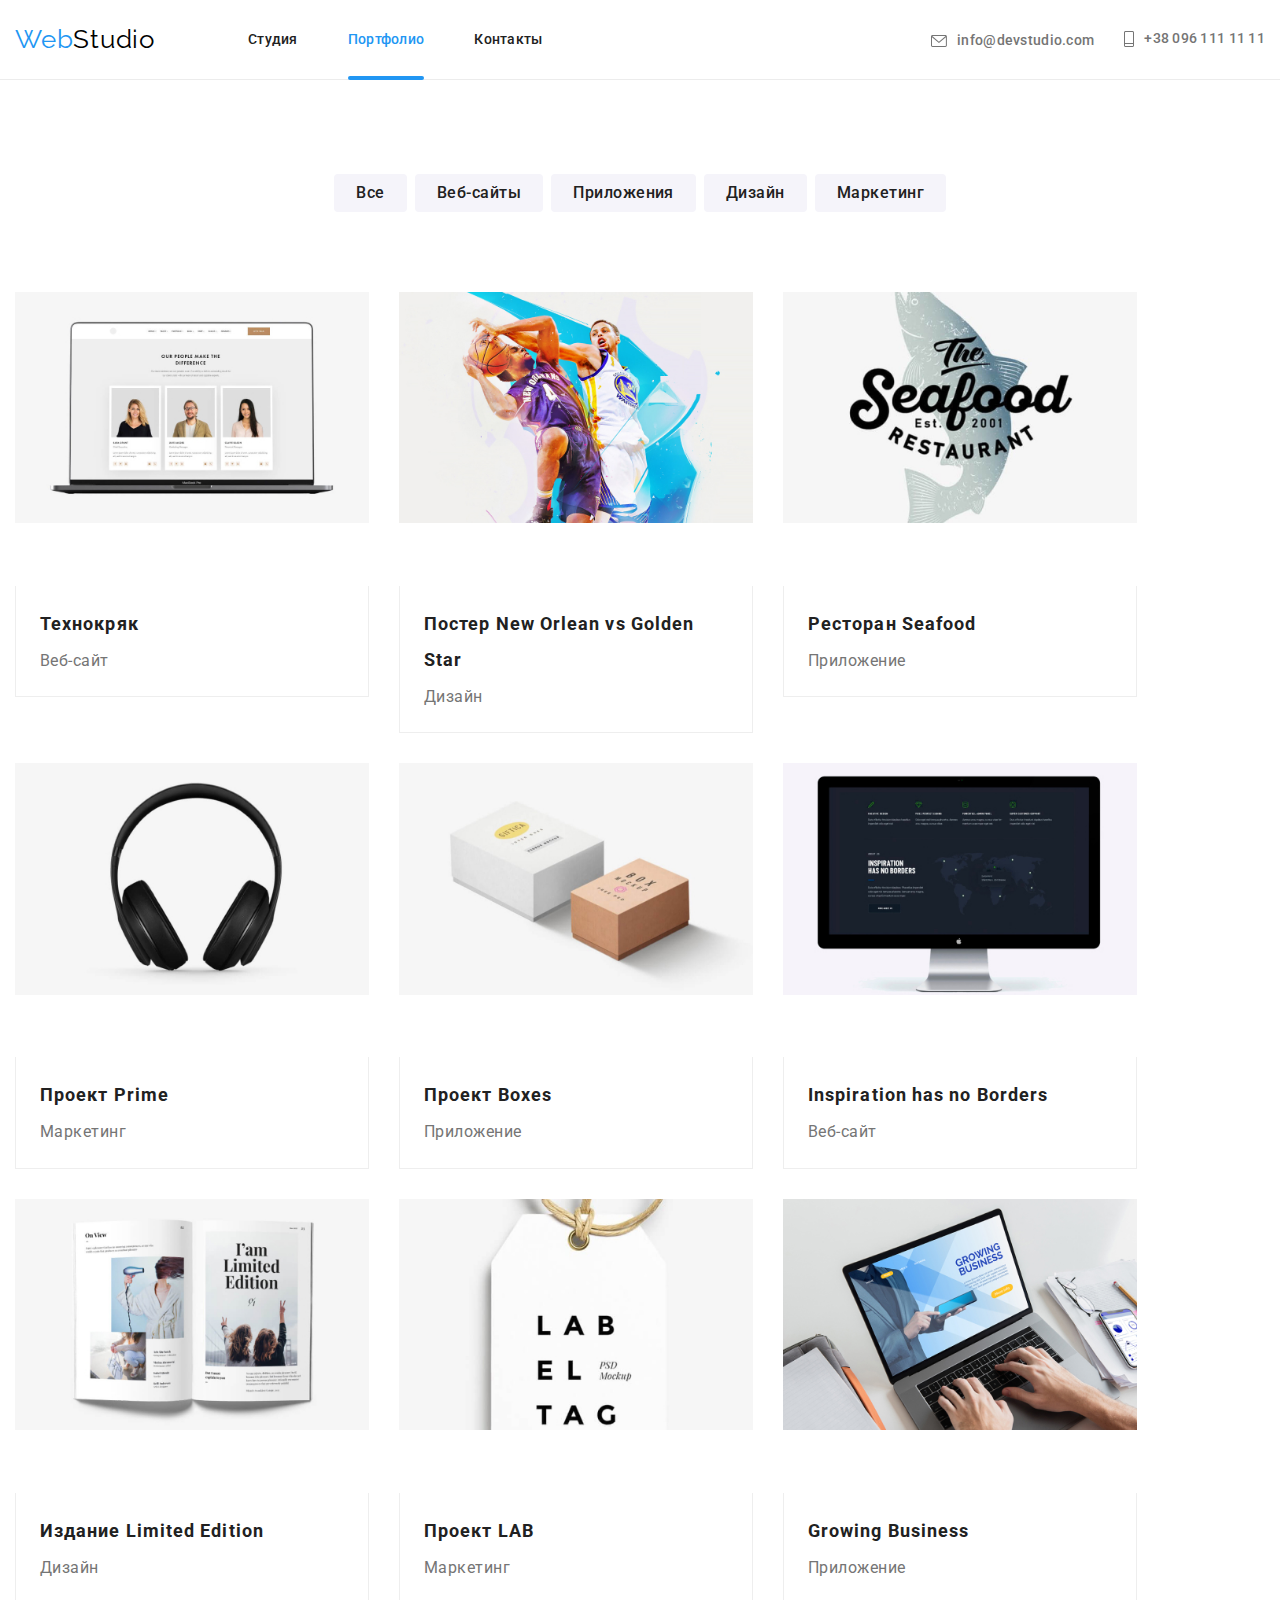
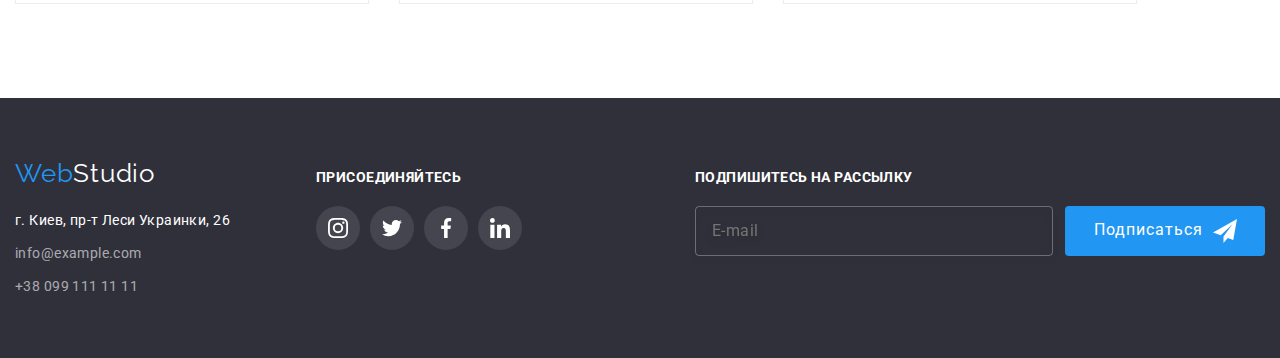
<file: portfolio.html>
<!DOCTYPE html>
<html lang="ru">

<head>
  <meta charset="utf-8" />
  <meta name="viewport" content="width=device-width initial-scale=1.0" />
  <title>Отзывчивая верстка</title>
  <meta name="description" content="Эффективные решения для вашего бизнеса" />
  <title>Web Studio</title>
  <link rel="preconnect" href="https://fonts.googleapis.com">
  <link rel="preconnect" href="https://fonts.gstatic.com" crossorigin>
  <link href="https://fonts.googleapis.com/css2?family=Raleway:wght@700&family=Roboto:wght@400;500;700;900&display=swap"
    rel="stylesheet">
  <link rel="stylesheet" href="https://cdnjs.cloudflare.com/ajax/libs/modern-normalize/1.1.0/modern-normalize.min.css">
<link rel="stylesheet" href="./sass/utils/main.css">
</head>

<body>
  <!-- Шапка сторінки -->
  <header class="page-header">
    <div class="page-header__container">
      <a href="/index.html" class="logo">Web<span class="logo--black">Studio</span></a>
      <button type="button" class="menu-button is-open" aria-expanded="false" aria-controls="menu-container"
        data-menu-button>
        <svg width="40" height="40" aria-label="Переключатель">
          <use class="icon-burger" href="./img/sprite.svg#icon-burger"></use>
          <use class="icon-cross" href="./img/sprite.svg#icon-cross"></use>
        </svg>
      </button>
  
      <div class="menu-container is-hidden" id="menu-container" data-menu>
        <div>
          <ul class="mobile-navigation__list">
            <li class="mobile-navigation__item"><a href="./index.html" class="mobile-navigation__link">Студия</a>
            </li>
            <li class="mobile-navigation__item"><a href="./portfolio.html" class="mobile-navigation__link--current">Портфолио</a>
            </li>
            <li class="mobale-navigation__item"><a href="" class="mobile-navigation__link">Контакты</a></li>
          </ul>
          <ul class="mobile-info__list">
            <li class="mobile-info__item">
              <a href="tel:+380961111111" class="mobile-info__link">
                <span class="mobile-phone__link">+38 096 111 11 11</span></a>
            </li>
            <li class="mobile-info__item">
              <a href="mailto:info@devstudio.com" class="mobile-info__link">
                <span>info@devstudio.com</span></a>
            </li>
          </ul>
          <ul class="mobile-social__list">
            <li class="mobile-social__item"><a href="" class="mobile-social__link">Instagram</a></li>
            <li class="mobile-social__item"><a href="" class="mobile-social__link">Twitter</a></li>
            <li class="mobile-social__item"><a href="" class="mobile-social__link">Facebook</a></li>
            <li class="mobile-social__item"><a href="" class="mobile-social__link">LinkedIn</a></li>
          </ul>
        </div>
  
      </div>
      <nav class="navigation">
        <ul class="navigation__list">
          <li class="navigation__item"><a href="./index.html" class="navigation__link">Студия</a></li>
          <li class="navigation__item"><a href="./portfolio.html" class="navigation__link--current">Портфолио</a></li>
          <li class="navigation__item"><a href="" class="navigation__link">Контакты</a></li>
        </ul>
      </nav>
      <ul class="header-info">
        <li class="header-info__item">
          <a href="mailto:info@devstudio.com" class="header-info__link">
            <svg class="header-info__icon" width="16px" height="12px">
              <use href="./img/sprite.svg#icon-mail"></use>
            </svg><span>info@devstudio.com</span></a>
        </li>
  
        <li class="header-info">
          <a href="tel:+380961111111" class="header-info__link">
            <svg class="header-info__icon" width="10px" height="16px">
              <use href="./img/sprite.svg#icon-phone"></use>
            </svg><span>+38 096 111 11 11</span></a>
        </li>
      </ul>
    </div>
  </header>

  <!-- Унікальний контент сторінки -->
  <main>

    <section class="portfolio-section">
      <div class="portfolio-section__container"> 
        <ul class="portfolio-filter">
          <li class="portfolio-filter__item"><button type="button" class="secondary-button">Все</button></li>
          <li class="portfolio-filter__item"><button type="button" class="secondary-button">Веб-сайты</button></li>
          <li class="portfolio-filter__item"><button type="button" class="secondary-button">Приложения</button></li>
          <li class="portfolio-filter__item"><button type="button" class="secondary-button">Дизайн</button></li>
          <li class="portfolio-filter__item"><button type="button" class="secondary-button">Маркетинг</button></li>
        </ul>

        <ul class="portfolio-list">
          <li class="portfolio__item">
            <a href="" class="portfolio__item-link">
              <div class="portfolio__item-thumb">
                <img srcset="./img/techno-480px.jpg 1x, ./img/techno-768px.jpg 2x" src="./img/techno.jpg" alt="открытый ноутбук, на экране которого изображен сайт" width="450"
                  height="294">
                <div class="overlay">
                  <p class="overlay__text">
                    Технокряк это современная площадка распространения коронавируса. Компании используют эту платформу
                    для цифрового шпионажа и атак на защищённые сервера конкурентов.
                  </p>
                </div>
              </div>
              <div class="portfolio__item-description">
                <h2 class="portfolio__item-name">Технокряк</h2>
                  <p class="portfolio__item-text">Веб-сайт</p>
              </div>
            </a>
          </li>

          <li class="portfolio__item">
            <a href="" class="portfolio__item-link">
              <div class="portfolio__item-thumb">
                <img srcset="./img/poster-480px.jpg 1x, ./img/poster-768px.jpg 2x" src="./img/poster.jpg" alt="постер, на котором два человека в спортивной форме борются за баскетбольный мяч" width="450" height="294">
                <div class="overlay">
                  <p class="overlay__text">
                    Технокряк это современная площадка распространения коронавируса. Компании используют эту платформу
                    для цифрового шпионажа и атак на защищённые сервера конкурентов.
                  </p>
                </div>
              </div>
              <div class="portfolio__item-description">
                <h2 class="portfolio__item-name">Постер<span lang="en"> New Orlean vs Golden Star</span></h2>
                <p class="portfolio__item-text">Дизайн</p>
              </div>
            </a>
          </li>

          <li class="portfolio__item">
            <a href="" class="portfolio__item-link">
              <div class="portfolio__item-thumb">
                <img srcset="./img/restaurant-480px.jpg 1x, ./img/restaurant-768px.jpg 2x" src="./img/restaurant.jpg" alt="логотип ресторана морской пищи в форме надписи на фоне рыбы"
                  width="450" height="294">
                <div class="overlay">
                  <p class="overlay__text">
                    Технокряк это современная площадка распространения коронавируса. Компании используют эту платформу
                    для цифрового шпионажа и атак на защищённые сервера конкурентов.
                  </p>
                </div>
              </div>
              <div class="portfolio__item-description">
                <h2 class="portfolio__item-name">Ресторан<span lang="en"> Seafood</span></h2>
                  <p class="portfolio__item-text">Приложение</p>
              </div>
            </a>
          </li>

          <li class="portfolio__item">
            <a href="" class="portfolio__item-link">
              <div class="portfolio__item-thumb">
                <img srcset="./img/headset-480px.jpg 1x, ./img/headset-768px.jpg 2x" src="./img/headset.jpg" alt="большие черные наушники" width="450" height="294">
                <div class="overlay">
                  <p class="overlay__text">
                    Технокряк это современная площадка распространения коронавируса. Компании используют эту платформу
                    для цифрового шпионажа и атак на защищённые сервера конкурентов.
                  </p>
                </div>
              </div>
              <div class="portfolio__item-description">
                <h2 class="portfolio__item-name">Проект<span lang="en"> Prime</span></h2>
                  <p class="portfolio__item-text">Маркетинг</p>
              </div>
            </a>
          </li>

          <li class="portfolio__item">
            <a href="" class="portfolio__item-link">
              <div class="portfolio__item-thumb">
                <img srcset="./img/boxes-480px.jpg 1x, ./img/boxes-768px.jpg 2x" src="./img/boxes.jpg" alt="две коробки, одна большая в белом цвете, вторая меньше коричневая"
                  width="450" height="294">
                <div class="overlay">
                  <p class="overlay__text">
                    Технокряк это современная площадка распространения коронавируса. Компании используют эту платформу
                    для цифрового шпионажа и атак на защищённые сервера конкурентов.
                  </p>
                </div>
              </div>
              <div class="portfolio__item-description">
                <h2 class="portfolio__item-name">Проект<span lang="en"> Boxes</span></h3>
                  <p class="portfolio__item-text">Приложение</p>
              </div>
            </a>
          </li>

          <li class="portfolio__item">
            <a href="" class="portfolio__item-link">
              <div class="portfolio__item-thumb">
                <img srcset="./img/web-computer-480px.jpg 1x, ./img/web-computer-768px.jpg 2x" src="./img/web-computer.jpg" alt="монитор компьютера, на котором запечатлен сайт на темном фоне"
                  width="450" height="294">
                <div class="overlay">
                  <p class="overlay__text">
                    Технокряк это современная площадка распространения коронавируса. Компании используют эту платформу
                    для цифрового шпионажа и атак на защищённые сервера конкурентов.
                  </p>
                </div>
              </div>
              <div class="portfolio__item-description">
                <h2 class="portfolio__item-name"><span lang="en">Inspiration has no Borders</span></h2>
                  <p class="portfolio__item-text">Веб-сайт</p>
              </div>
            </a>
          </li>

          <li class="portfolio__item">
            <a href="" class="portfolio__item-link">
              <div class="portfolio__item-thumb">
                <img srcset="./img/book-480px.jpg 1x, ./img/book-768px.jpg 2x" src="./img/book.jpg" alt="книга, иллюстрированная картинками и текстом" width="450" height="294">
                <div class="overlay">
                  <p class="overlay__text">
                    Технокряк это современная площадка распространения коронавируса. Компании используют эту платформу
                    для цифрового шпионажа и атак на защищённые сервера конкурентов.
                  </p>
                </div>
              </div>
              <div class="portfolio__item-description">
                <h2 class="portfolio__item-name">Издание<span lang="en"> Limited Edition</span></h2>
                  <p class="portfolio__item-text">Дизайн</p>
              </div>
            </a>
          </li>

          <li class="portfolio__item">
            <a href="" class="portfolio__item-link">
              <div class="portfolio__item-thumb">
                <img srcset="./img/label-480px.jpg 1x, ./img/label-768px.jpg 2x" src="./img/label.jpg" alt="белый брелок с надписью" width="450" height="294">
                <div class="overlay">
                  <p class="overlay__text">
                    Технокряк это современная площадка распространения коронавируса. Компании используют эту платформу
                    для цифрового шпионажа и атак на защищённые сервера конкурентов.
                  </p>
                </div>
              </div>
              <div class="portfolio__item-description">
                <h2 class="portfolio__item-name">Проект<span lang="en"> LAB</span></h2>
                  <p class="portfolio__item-text">Маркетинг</p>
              </div>
            </a>
          </li>

          <li class="portfolio__item">
            <a href="" class="portfolio__item-link">
              <div class="portfolio__item-thumb">
                <img srcset="./img/laptop-480px.jpg 1x, ./img/laptop-768px.jpg 2x" src="./img/laptop.jpg" alt="открытый ноутбук, на котором человеческие руки печатают" width="450"
                  height="294">
                <div class="overlay">
                  <p class="overlay__text">
                    Технокряк это современная площадка распространения коронавируса. Компании используют эту платформу
                    для цифрового шпионажа и атак на защищённые сервера конкурентов.
                  </p>
                </div>
              </div>
              <div class="portfolio__item-description">
                <h2 class="portfolio__item-name"><span lang="en">Growing Business</span></h2>
                  <p class="portfolio__item-text">Приложение</p>
              </div>
            </a>
          </li>
        </ul>
      </div>
    </section>
  </main>

  <!--Підвал сторінки -->
    <footer class="footer">
      <div class="footer__container">
        <div class="footer__item--first-second">
          <div class="footer__item--first">
            <a href="/index.html" class="logo">Web<span class="logo--white">Studio</span></a>
            <address class="address">
              <ul class="address__list">
                <li class="address__item"><a href="" class="address__link address__link--white">г. Киев, пр-т Леси Украинки,
                    26</a></li>
                <li class="address__item"><a href="info@example.com"
                    class="address__link address__link--info">info@example.com</a></li>
                <li class="address__item"><a href="tel:+380991111111" class="address__link address__link--info">+38 099 111
                    11
                    11</a></li>
              </ul>
            </address>
          </div>
    
          <div class="footer__item">
            <h3 class="footer__title">Присоединяйтесь</h3>
            <ul class="social-icons social-icons--footer">
              <li class="social-icons__item">
                <a href="" class="social-icons__link social-icons__link--with-background">
                  <svg width="20px" height="20px">
                    <use href="./img/sprite.svg#icon-instagram"></use>
                  </svg>
                </a>
              </li>
    
              <li class="social-icons__item">
                <a href="" class="social-icons__link social-icons__link--with-background">
                  <svg width="20px" height="20px">
                    <use href="./img/sprite.svg#icon-twitter"></use>
                  </svg>
                </a>
              </li>
    
              <li class="social-icons__item">
                <a href="" class="social-icons__link social-icons__link--with-background">
                  <svg width="20px" height="20px">
                    <use href="./img/sprite.svg#icon-facebook"></use>
                  </svg>
                </a>
              </li>
    
              <li class="social-icons__item">
                <a href="" class="social-icons__link social-icons__link--with-background">
                  <svg width="20px" height="20px">
                    <use href="./img/sprite.svg#icon-linkedin"></use>
                  </svg>
                </a>
              </li>
            </ul>
            </li>
            </ul>
          </div>
        </div>
    
        <div class="footer__item--third">
          <h3 class="footer__title">Подпишитесь на рассылку</h3>
          <form class="subscribe-form">
            <label>
              <input type="email" class="subscribe-form__input" name="mail" required placeholder="E-mail">
            </label>
            <button class="primary-button" type="submit"><span class="subscribe-form__text">Подписаться</span>
              <svg class="subscribe-form__icon" width="24px" height="24px">
                <use href="./img/sprite.svg#icon-modal-send"></use>
              </svg></button>
          </form>
        </div>
    
      </div>
    
    </footer>
<script src="./js/mobile-menu.js"></script>
</body>

</html>
</file>
<file: sass/utils/main.css>
:root {
  --primary-text-color: #212121;
  --paragraph-text-color: #757575;
  --accent-color: #2196f3;
  --body-background-color: #ffffff;
  --logo-black-color: #000000;
  --footor-background-color: #2f303a;
  --team-background-color: #f5f4fa;
  --footer-info-color: rgba(255, 255, 255, 0.6);
  --primary-button-shadow: 0px 4px 4px rgba(0, 0, 0, 0.15);
  --team-card-shadow: 0px 1px 3px rgba(0, 0, 0, 0.12), 0px 1px 1px rgba(0, 0, 0, 0.14), 0px 2px 1px rgba(0, 0, 0, 0.2);
  --portfolio-card-shadow: 0px 1px 1px rgba(0, 0, 0, 0.12), 0px 4px 4px rgba(0, 0, 0, 0.06), 1px 4px 6px rgba(0, 0, 0, 0.16);
  --secondary-button-shadow: 0px 3px 1px rgba(0, 0, 0, 0.1), 0px 1px 2px rgba(0, 0, 0, 0.08), 0px 2px 2px rgba(0, 0, 0, 0.12);
  --card-border-color: 1px solid #eeeeee;
  --icon-color: #afb1b8;
  --icon-background-color: rgba(255, 255, 255, 0.1);
  --header-border-color: 1px solid #ececec;
  --timing-function: cubic-bezier(0.4, 0, 0.2, 1);
}

.logo, .address__link {
  text-decoration: none;
}

.advantage-list, .product-list, .product-list__item, .team-list, .address__list, .portfolio-filter {
  list-style: none;
  margin: 0;
}

.subscribe-form {
  display: -webkit-box;
  display: -ms-flexbox;
  display: flex;
}

/*! modern-normalize v0.6.0 | MIT License | https://github.com/sindresorhus/modern-normalize */
/*
Document
========
*/
/**
Use a better box model (opinionated).
*/
*,
*::before,
*::after {
  -webkit-box-sizing: border-box;
          box-sizing: border-box;
}

/**
Use a more readable tab size (opinionated).
*/
:root {
  -moz-tab-size: 4;
  -o-tab-size: 4;
     tab-size: 4;
}

/**
1. Correct the line height in all browsers.
2. Prevent adjustments of font size after orientation changes in iOS.
*/
html {
  line-height: 1.15;
  /* 1 */
  -webkit-text-size-adjust: 100%;
  /* 2 */
}

/*
Sections
========
*/
/**
Remove the margin in all browsers.
*/
body {
  margin: 0;
}

/**
Improve consistency of default fonts in all browsers. (https://github.com/sindresorhus/modern-normalize/issues/3)
*/
body {
  font-family: system-ui, -apple-system, "Segoe UI", Roboto, Helvetica, Arial, sans-serif, "Apple Color Emoji", "Segoe UI Emoji";
}

/*
Grouping content
================
*/
/**
Add the correct height in Firefox.
*/
hr {
  height: 0;
}

/*
Text-level semantics
====================
*/
/**
Add the correct text decoration in Chrome, Edge, and Safari.
*/
abbr[title] {
  -webkit-text-decoration: underline dotted;
          text-decoration: underline dotted;
}

/**
Add the correct font weight in Edge and Safari.
*/
b,
strong {
  font-weight: bolder;
}

/**
1. Improve consistency of default fonts in all browsers. (https://github.com/sindresorhus/modern-normalize/issues/3)
2. Correct the odd 'em' font sizing in all browsers.
*/
code,
kbd,
samp,
pre {
  font-family: SFMono-Regular, Consolas, "Liberation Mono", Menlo, monospace;
  /* 1 */
  font-size: 1em;
  /* 2 */
}

/**
Add the correct font size in all browsers.
*/
small {
  font-size: 80%;
}

/**
Prevent 'sub' and 'sup' elements from affecting the line height in all browsers.
*/
sub,
sup {
  font-size: 75%;
  line-height: 0;
  position: relative;
  vertical-align: baseline;
}

sub {
  bottom: -0.25em;
}

sup {
  top: -0.5em;
}

/*
Forms
=====
*/
/**
1. Change the font styles in all browsers.
2. Remove the margin in Firefox and Safari.
*/
button,
input,
optgroup,
select,
textarea {
  font-family: inherit;
  /* 1 */
  font-size: 100%;
  /* 1 */
  line-height: 1.15;
  /* 1 */
  margin: 0;
  /* 2 */
}

/**
Remove the inheritance of text transform in Edge and Firefox.
1. Remove the inheritance of text transform in Firefox.
*/
button,
select {
  /* 1 */
  text-transform: none;
}

/**
Correct the inability to style clickable types in iOS and Safari.
*/
button,
[type="button"],
[type="reset"],
[type="submit"] {
  -webkit-appearance: button;
}

/**
Remove the inner border and padding in Firefox.
*/
button::-moz-focus-inner,
[type="button"]::-moz-focus-inner,
[type="reset"]::-moz-focus-inner,
[type="submit"]::-moz-focus-inner {
  border-style: none;
  padding: 0;
}

/**
Restore the focus styles unset by the previous rule.
*/
button:-moz-focusring,
[type="button"]:-moz-focusring,
[type="reset"]:-moz-focusring,
[type="submit"]:-moz-focusring {
  outline: 1px dotted ButtonText;
}

/**
Correct the padding in Firefox.
*/
fieldset {
  padding: 0.35em 0.75em 0.625em;
}

/**
Remove the padding so developers are not caught out when they zero out 'fieldset' elements in all browsers.
*/
legend {
  padding: 0;
}

/**
Add the correct vertical alignment in Chrome and Firefox.
*/
progress {
  vertical-align: baseline;
}

/**
Correct the cursor style of increment and decrement buttons in Safari.
*/
[type="number"]::-webkit-inner-spin-button,
[type="number"]::-webkit-outer-spin-button {
  height: auto;
}

/**
1. Correct the odd appearance in Chrome and Safari.
2. Correct the outline style in Safari.
*/
[type="search"] {
  -webkit-appearance: textfield;
  /* 1 */
  outline-offset: -2px;
  /* 2 */
}

/**
Remove the inner padding in Chrome and Safari on macOS.
*/
[type="search"]::-webkit-search-decoration {
  -webkit-appearance: none;
}

/**
1. Correct the inability to style clickable types in iOS and Safari.
2. Change font properties to 'inherit' in Safari.
*/
::-webkit-file-upload-button {
  -webkit-appearance: button;
  /* 1 */
  font: inherit;
  /* 2 */
}

/*
Interactive
===========
*/
/*
Add the correct display in Chrome and Safari.
*/
summary {
  display: list-item;
}

.page-header {
  border-bottom: var(--header-border-color);
  padding-top: 16px;
  padding-bottom: 16px;
  position: relative;
}

.page-header__container {
  display: -webkit-box;
  display: -ms-flexbox;
  display: flex;
  -webkit-box-align: center;
      -ms-flex-align: center;
          align-items: center;
}

@media screen and (min-width: 768px) {
  .page-header {
    border-bottom: var(--header-border-color);
    padding: 0;
  }
}

@media screen and (max-width: 767px) {
  .header-info {
    display: none;
  }
}

@media screen and (min-width: 768px) {
  .header-info {
    font-weight: 500;
    font-size: 14px;
    line-height: 1.1;
    letter-spacing: 0.02em;
    padding: 0;
    margin-left: auto;
    margin-top: 0;
    margin-bottom: 0;
    text-decoration: none;
    list-style: none;
  }
}

@media screen and (max-width: 1199px) {
  .header-info__item {
    color: var(--paragraph-text-color);
  }
  .header-info__item:hover, .header-info__item:focus {
    color: var(--accent-color);
  }
  .header-info__item:not(:last-child) {
    margin-bottom: 10px;
  }
}

@media screen and (min-width: 768px) {
  .header-info__link {
    color: var(--paragraph-text-color);
    display: -webkit-box;
    display: -ms-flexbox;
    display: flex;
    -webkit-box-align: center;
        -ms-flex-align: center;
            align-items: center;
    -webkit-transition: 250ms var(--timing-function);
    transition: 250ms var(--timing-function);
    -webkit-transition-property: color;
    transition-property: color;
    text-decoration: none;
  }
  .header-info__link:hover, .header-info__link:focus {
    color: var(--accent-color);
  }
}

@media screen and (min-width: 768px) {
  .header-info__icon {
    fill: currentColor;
    margin-right: 8px;
  }
}

@media screen and (min-width: 1200px) {
  .header-info {
    display: -webkit-box;
    display: -ms-flexbox;
    display: flex;
    -webkit-box-align: center;
        -ms-flex-align: center;
            align-items: center;
    -webkit-box-align: baseline;
        -ms-flex-align: baseline;
            align-items: baseline;
  }
}

@media screen and (min-width: 1200px) {
  .header-info__item {
    display: -webkit-box;
    display: -ms-flexbox;
    display: flex;
    -webkit-box-align: center;
        -ms-flex-align: center;
            align-items: center;
  }
  .header-info__item:not(:last-child) {
    margin-right: 30px;
  }
}

@media screen and (min-width: 1200px) {
  .header-info__icon {
    margin-right: 10px;
  }
}

@media screen and (max-width: 767px) {
  .navigation {
    display: none;
  }
}

@media screen and (min-width: 768px) {
  .navigation {
    margin-left: 88px;
    display: -webkit-box;
    display: -ms-flexbox;
    display: flex;
  }
}

@media screen and (min-width: 1200px) {
  .navigation {
    margin-left: 93px;
  }
}

@media screen and (max-width: 767px) {
  .navigation__list {
    display: none;
  }
}

@media screen and (min-width: 768px) {
  .navigation__list {
    font-weight: 500;
    font-size: 14px;
    line-height: 1.1;
    letter-spacing: 0.02em;
    display: -webkit-box;
    display: -ms-flexbox;
    display: flex;
    -webkit-box-align: center;
        -ms-flex-align: center;
            align-items: center;
    list-style: none;
    padding-left: 0;
    margin: 0;
  }
}

@media screen and (min-width: 768px) {
  .navigation__item:not(:last-child) {
    margin-right: 50px;
  }
}

.navigation__link {
  text-decoration: none;
}

@media screen and (min-width: 768px) {
  .navigation__link {
    padding: 32px 0;
    color: var(--primary-text-color);
    display: block;
    -webkit-transition: 250ms var(--timing-function);
    transition: 250ms var(--timing-function);
    -webkit-transition-property: color;
    transition-property: color;
  }
  .navigation__link:hover, .navigation__link:focus {
    color: var(--accent-color);
  }
}

@media screen and (min-width: 768px) {
  .navigation__link--current {
    color: var(--accent-color);
    padding: 32px 0;
    position: relative;
    text-decoration: none;
  }
  .navigation__link--current::after {
    content: '';
    display: block;
    width: 100%;
    height: 4px;
    background: var(--accent-color);
    border-radius: 2px;
    position: absolute;
    bottom: -1px;
  }
}

.logo {
  margin: 0;
  color: var(--accent-color);
  font-family: 'Raleway', 'Arial', sans-serif;
  font-size: 24px;
  line-height: 1.166;
  letter-spacing: 0.03em;
  -webkit-transition: 250ms var(--timing-function);
  transition: 250ms var(--timing-function);
  -webkit-transition-property: color;
  transition-property: color;
}

.logo:hover, .logo:focus {
  color: var(--accent-color);
}

.logo--black {
  color: var(--logo-black-color);
  display: inline-block;
}

.logo--white {
  color: var(--body-background-color);
  text-align: center;
}

.logo > .logo--white {
  margin-bottom: 20px;
}

@media screen and (min-width: 1200px) {
  .logo {
    font-size: 26px;
    line-height: 1.19;
  }
  .logo--white {
    color: var(--body-background-color);
    display: inline-block;
    margin-bottom: 20px;
  }
}

@media screen and (min-width: 480px) {
  .advantage-list {
    padding: 0;
    text-align: center;
  }
}

@media screen and (min-width: 480px) {
  .advantage-list__title {
    font-size: 14px;
    line-height: 1.1;
    letter-spacing: 0.03em;
    text-transform: uppercase;
    margin: 0 0 10px;
  }
}

@media screen and (min-width: 480px) {
  .advantage-list__text {
    color: var(--paragraph-text-color);
    font-size: 14px;
    line-height: 1.7;
    letter-spacing: 0.03em;
    margin: 0;
    text-align: start;
  }
}

@media screen and (max-width: 767px) {
  .advantage-list__item:not(:last-child) {
    margin-bottom: 30px;
  }
}

@media screen and (min-width: 480px) {
  .advantage-list__icon {
    background-color: var(--team-background-color);
    color: currentColor;
    width: 450px;
    height: 120px;
    border-radius: 4px;
    -webkit-box-align: center;
        -ms-flex-align: center;
            align-items: center;
    margin-bottom: 30px;
    padding: 0;
    margin-right: 0;
    display: -webkit-box;
    display: -ms-flexbox;
    display: flex;
    -webkit-box-pack: center;
        -ms-flex-pack: center;
            justify-content: center;
    align-items: center;
  }
}

.advantage-list {
  padding-bottom: 60px;
}

@media screen and (min-width: 768px) {
  .advantage-list {
    -ms-flex-wrap: wrap;
        flex-wrap: wrap;
    display: -webkit-box;
    display: -ms-flexbox;
    display: flex;
  }
}

@media screen and (min-width: 768px) {
  .advantage-list__icon {
    width: 354px;
    height: 120px;
  }
}

@media screen and (min-width: 768px) {
  .advantage-list__title {
    text-align: start;
  }
}

@media screen and (min-width: 768px) {
  .advantage-list__text {
    max-width: 354px;
  }
}

@media screen and (min-width: 768px) {
  .advantage-list__item {
    margin: 15px;
  }
}

@media screen and (min-width: 768px) {
  .advantage-list {
    margin: -15px;
  }
}

@media screen and (min-width: 1200px) {
  .advantage-list {
    padding: 0;
    margin: 0;
    display: -webkit-box;
    display: -ms-flexbox;
    display: flex;
    -webkit-box-pack: justify;
        -ms-flex-pack: justify;
            justify-content: space-between;
    -webkit-box-align: center;
        -ms-flex-align: center;
            align-items: center;
  }
  .advantage-list__item {
    margin-right: 0;
    margin-top: 0;
    padding: 0;
  }
}

@media screen and (min-width: 1200px) {
  .advantage-list__item {
    padding: 0;
    margin: 0;
    -webkit-box-align: baseline;
        -ms-flex-align: baseline;
            align-items: baseline;
  }
}

@media screen and (min-width: 1200px) {
  .advantage-list__title {
    font-size: 14px;
    line-height: 1.1;
    letter-spacing: 0.03em;
    text-transform: uppercase;
    margin: 0 0 10px;
  }
}

@media screen and (min-width: 1200px) {
  .advantage-list__text {
    color: var(--paragraph-text-color);
    font-size: 14px;
    line-height: 1.7;
    letter-spacing: 0.03em;
    margin-top: 0;
    max-width: 270px;
  }
}

@media screen and (min-width: 1200px) {
  .advantage-list__icon {
    background-color: var(--team-background-color);
    color: currentColor;
    width: 270px;
    height: 120px;
    border-radius: 4px;
    display: -webkit-box;
    display: -ms-flexbox;
    display: flex;
    -webkit-box-pack: center;
        -ms-flex-pack: center;
            justify-content: center;
    -webkit-box-align: center;
        -ms-flex-align: center;
            align-items: center;
    margin-bottom: 30px;
    padding: 0;
  }
}

@media screen and (min-width: 1200px) {
  .advantage-list__svg {
    display: -webkit-box;
    display: -ms-flexbox;
    display: flex;
    -webkit-box-pack: center;
        -ms-flex-pack: center;
            justify-content: center;
    text-align: center;
  }
}

@media screen and (min-width: 1200px) {
  .product-list {
    padding-left: 0;
    padding-right: 0;
    display: -webkit-box;
    display: -ms-flexbox;
    display: flex;
    -webkit-box-pack: justify;
        -ms-flex-pack: justify;
            justify-content: space-between;
  }
}

@media screen and (min-width: 1200px) {
  .product-list__item {
    position: relative;
  }
}

@media screen and (min-width: 1200px) {
  .product-list__overlay {
    width: 370px;
    height: 70px;
    position: absolute;
    background-image: -webkit-gradient(linear, left top, right top, from(rgba(47, 48, 58, 0.8)), to(rgba(47, 48, 58, 0.8)));
    background-image: linear-gradient(to right, rgba(47, 48, 58, 0.8), rgba(47, 48, 58, 0.8));
    bottom: 0;
  }
}

@media screen and (min-width: 1200px) {
  .product-list__text {
    text-transform: uppercase;
    color: var(--body-background-color);
    font-size: 14px;
    line-height: 1.14;
    text-align: center;
    letter-spacing: 0.03em;
    padding: 27px 82px;
    margin: 0;
  }
}

.team-list {
  padding-left: 0;
}

@media screen and (min-width: 480px) {
  .team-list {
    padding-bottom: 60px;
  }
}

@media screen and (min-width: 768px) {
  .team-list {
    -ms-flex-wrap: wrap;
        flex-wrap: wrap;
    display: -webkit-box;
    display: -ms-flexbox;
    display: flex;
    margin: -15px;
  }
}

@media screen and (min-width: 768px) {
  .team-list__card {
    width: 354px;
    height: 536px;
    margin: 15px;
  }
}

.team-list__card {
  text-align: center;
  -webkit-box-shadow: var(--team-card-shadow);
          box-shadow: var(--team-card-shadow);
  border-radius: 0px 0px 4px 4px;
  background-color: var(--body-background-color);
}

@media screen and (max-width: 767px) {
  .team-list__card:not(:last-child) {
    margin-bottom: 30px;
  }
}

.team-list__name {
  font-weight: 500;
  font-size: 16px;
  line-height: 1.2;
  letter-spacing: 0.03em;
  margin-top: 30px;
  margin-bottom: 10px;
}

.team-list__specialty {
  font-size: 16px;
  line-height: 1.2;
  letter-spacing: 0.03em;
  color: var(--paragraph-text-color);
  margin-top: 0;
  margin-bottom: 16px;
}

@media screen and (min-width: 1200px) {
  .team-list {
    padding-left: 0;
  }
}

@media screen and (min-width: 1200px) {
  .team-list__card {
    text-align: center;
    -webkit-box-shadow: var(--team-card-shadow);
            box-shadow: var(--team-card-shadow);
    border-radius: 0px 0px 4px 4px;
    width: 270px;
    height: 428px;
  }
}

@media screen and (min-width: 1200px) {
  .team-list__name {
    font-weight: 500;
    font-size: 16px;
    line-height: 1.2;
    letter-spacing: 0.03em;
    margin-top: 30px;
    margin-bottom: 10px;
  }
}

@media screen and (min-width: 1200px) {
  .team-list__specialty {
    font-size: 16px;
    line-height: 1.2;
    letter-spacing: 0.03em;
    color: var(--paragraph-text-color);
    margin-top: 0;
    margin-bottom: 16px;
  }
}

.social-icons {
  padding: 0 122px 24px;
  list-style: none;
  display: -webkit-box;
  display: -ms-flexbox;
  display: flex;
  -webkit-box-pack: center;
      -ms-flex-pack: center;
          justify-content: center;
  -webkit-box-align: center;
      -ms-flex-align: center;
          align-items: center;
}

.social-icons--footer {
  margin: 0;
  padding: 0;
}

.social-icons__item:not(:last-child) {
  margin-right: 10px;
}

.social-icons__link {
  width: 44px;
  height: 44px;
  border-radius: 50%;
  display: -webkit-box;
  display: -ms-flexbox;
  display: flex;
  -webkit-box-pack: center;
      -ms-flex-pack: center;
          justify-content: center;
  -webkit-box-align: center;
      -ms-flex-align: center;
          align-items: center;
  fill: var(--icon-color);
  -webkit-transition: 250ms var(--timing-function);
  transition: 250ms var(--timing-function);
  -webkit-transition-property: fill;
  transition-property: fill;
  transition: 250ms var(--timing-function);
  -webkit-transition-property: background-color;
  transition-property: background-color;
}

.social-icons__link:hover, .social-icons__link:focus {
  background-color: var(--accent-color);
  fill: var(--body-background-color);
}

.social-icons__link--fill {
  fill: var(--icon-color);
}

.social-icons__link--fill:hover, .social-icons__link--fill:focus {
  fill: var(--body-background-color);
}

.social-icons__link--with-background {
  fill: var(--body-background-color);
  background-color: var(--icon-background-color);
}

.social-icons__link--with-background {
  fill: var(--body-background-color);
  background-color: var(--icon-background-color);
}

@media screen and (min-width: 480px) {
  .clients-list {
    list-style: none;
    padding: 0 0 60px;
    margin: 0;
    display: -webkit-box;
    display: -ms-flexbox;
    display: flex;
    -ms-flex-wrap: wrap;
        flex-wrap: wrap;
    margin: -15px;
  }
}

@media screen and (min-width: 480px) {
  .clients-list__item {
    margin: 15px;
  }
}

@media screen and (min-width: 480px) {
  .clients-list__link {
    width: 210px;
    height: 92px;
    border-width: 1px;
    border-color: var(--icon-color);
    border: 1px solid var(--icon-color);
    border-radius: 4px;
    display: -webkit-box;
    display: -ms-flexbox;
    display: flex;
    -webkit-box-pack: center;
        -ms-flex-pack: center;
            justify-content: center;
    -webkit-box-align: center;
        -ms-flex-align: center;
            align-items: center;
    border-color: var(--icon-color);
    fill: var(--icon-color);
    -webkit-transition: 250ms var(--timing-function);
    transition: 250ms var(--timing-function);
    -webkit-transition-property: fill;
    transition-property: fill;
    transition: 250ms var(--timing-function);
    -webkit-transition-property: border-color;
    transition-property: border-color;
  }
  .clients-list__link:hover, .clients-list__link:focus {
    fill: var(--accent-color);
    border-color: var(--accent-color);
  }
}

@media screen and (min-width: 768px) {
  .clients-list__link {
    width: 226px;
    height: 92px;
    border-width: 1px;
    border-color: var(--icon-color);
    border: 1px solid var(--icon-color);
    border-radius: 4px;
    display: -webkit-box;
    display: -ms-flexbox;
    display: flex;
    -webkit-box-pack: center;
        -ms-flex-pack: center;
            justify-content: center;
    -webkit-box-align: center;
        -ms-flex-align: center;
            align-items: center;
    border-color: var(--icon-color);
    fill: var(--icon-color);
    -webkit-transition: 250ms var(--timing-function);
    transition: 250ms var(--timing-function);
    -webkit-transition-property: fill;
    transition-property: fill;
    transition: 250ms var(--timing-function);
    -webkit-transition-property: border-color;
    transition-property: border-color;
  }
  .clients-list__link:hover, .clients-list__link:focus {
    fill: var(--accent-color);
    border-color: var(--accent-color);
  }
}

@media screen and (min-width: 1200px) {
  .clients-list {
    padding: 0 0 79px;
  }
}

@media screen and (min-width: 1200px) {
  .clients-list__link {
    width: 170px;
    height: 92px;
    border-width: 1px;
    border-color: var(--icon-color);
    border: 1px solid var(--icon-color);
    border-radius: 4px;
    fill: var(--icon-color);
    display: -webkit-box;
    display: -ms-flexbox;
    display: flex;
    -webkit-box-pack: center;
        -ms-flex-pack: center;
            justify-content: center;
    -webkit-box-align: center;
        -ms-flex-align: center;
            align-items: center;
    -webkit-transition: 250ms var(--timing-function);
    transition: 250ms var(--timing-function);
    -webkit-transition-property: fill;
    transition-property: fill;
    transition: 250ms var(--timing-function);
    -webkit-transition-property: border-color;
    transition-property: border-color;
  }
  .clients-list__link:hover, .clients-list__link:focus {
    fill: var(--accent-color);
    border-color: var(--accent-color);
  }
}

.footer {
  background-color: var(--footor-background-color);
  padding: 60px 0;
}

.footer__title {
  margin-top: 0;
  font-size: 14px;
  line-height: 1.1;
  letter-spacing: 0.03em;
  text-transform: uppercase;
  color: var(--body-background-color);
  margin-bottom: 20px;
}

.address__list {
  font-style: normal;
  font-size: 14px;
  line-height: 1.7;
  letter-spacing: 0.03em;
  padding-left: 0;
}

@media screen and (max-width: 1199px) {
  .address__list {
    padding-top: 20px;
  }
}

.address__item:not(:last-child) {
  margin-bottom: 8px;
}

.address__link {
  -webkit-transition: 250ms var(--timing-function);
  transition: 250ms var(--timing-function);
  -webkit-transition-property: color;
  transition-property: color;
}

.address__link:hover, .address__link:focus {
  color: var(--accent-color);
}

.address__link--white {
  color: var(--body-background-color);
}

.address__link--info {
  color: var(--footer-info-color);
}

@media screen and (max-width: 1199px) {
  .footer__item {
    -webkit-box-align: center;
        -ms-flex-align: center;
            align-items: center;
    text-align: center;
  }
}

@media screen and (max-width: 1199px) {
  .footer__title {
    padding-top: 0;
    text-align: center;
  }
}

@media screen and (max-width: 767px) {
  .footer__item--first {
    text-align: center;
    padding-bottom: 60px;
  }
}

@media screen and (min-width: 768px) {
  .footer__item--first {
    -webkit-box-flex: 1;
        -ms-flex-positive: 1;
            flex-grow: 1;
    text-align: center;
  }
}

@media screen and (min-width: 768px) {
  .footer__item {
    -webkit-box-flex: 1;
        -ms-flex-positive: 1;
            flex-grow: 1;
  }
}

@media screen and (min-width: 1200px) {
  .footer__item--third {
    padding-left: 0;
    margin-left: auto;
  }
}

@media screen and (min-width: 768px) {
  .footer__item--first-second {
    display: -webkit-box;
    display: -ms-flexbox;
    display: flex;
    -webkit-box-align: baseline;
        -ms-flex-align: baseline;
            align-items: baseline;
  }
}

@media screen and (min-width: 1200px) {
  .footer__item--first-second {
    margin-left: 0 auto;
  }
}

@media screen and (max-width: 1199px) {
  .footer__item--third {
    padding-top: 60px;
  }
}

@media screen and (min-width: 1200px) {
  .footer__container {
    display: -webkit-box;
    display: -ms-flexbox;
    display: flex;
    -webkit-box-align: baseline;
        -ms-flex-align: baseline;
            align-items: baseline;
  }
}

@media screen and (min-width: 1200px) {
  .footer__item--first {
    margin-right: 70px;
    margin-left: auto;
    width: 231px;
    text-align: start;
  }
}

@media screen and (min-width: 1200px) {
  .address__item:not(:last-child) {
    margin-bottom: 9px;
  }
}

.subscribe-form .primary-button {
  display: -webkit-box;
  display: -ms-flexbox;
  display: flex;
  -webkit-box-align: center;
      -ms-flex-align: center;
          align-items: center;
  padding: 0;
  margin-left: 12px;
}

@media screen and (max-width: 1199px) {
  .subscribe-form {
    display: -webkit-box;
    display: -ms-flexbox;
    display: flex;
    -webkit-box-orient: vertical;
    -webkit-box-direction: normal;
        -ms-flex-direction: column;
            flex-direction: column;
    -webkit-box-align: center;
        -ms-flex-align: center;
            align-items: center;
  }
}

@media screen and (min-width: 1200px) {
  .subscribe-form {
    display: -webkit-box;
    display: -ms-flexbox;
    display: flex;
    padding: 0;
    margin-right: auto;
  }
}

.subscribe-form__input {
  border-radius: 4px;
  border-width: 1px;
  border-color: rgba(255, 255, 255, 0.3);
  border: 1px solid rgba(255, 255, 255, 0.3);
  -webkit-box-sizing: border-box;
          box-sizing: border-box;
  -webkit-filter: drop-shadow(0px 4px 4px rgba(0, 0, 0, 0.15));
          filter: drop-shadow(0px 4px 4px rgba(0, 0, 0, 0.15));
  padding: 15px 0 15px 16px;
  margin-bottom: 20px;
  background-color: transparent;
  font-size: 16px;
  line-height: 1.25;
  -webkit-box-align: center;
      -ms-flex-align: center;
          align-items: center;
  letter-spacing: 0.03em;
  color: rgba(255, 255, 255, 0.6);
  outline: none;
  -webkit-transition: 250ms var(--timing-function);
  transition: 250ms var(--timing-function);
  -webkit-transition-property: border-color;
  transition-property: border-color;
}

.subscribe-form__input:hover, .subscribe-form__input:focus {
  border-color: var(--accent-color);
}

@media screen and (max-width: 1199px) {
  .subscribe-form__input {
    width: 450px;
    height: 50px;
  }
}

@media screen and (min-width: 1200px) {
  .subscribe-form__input {
    width: 358px;
    height: 50px;
  }
}

.subscribe-form__text {
  padding-left: 29px;
  padding-right: 10px;
}

.subscribe-form__icon {
  padding: 0;
}

.backdrop {
  position: fixed;
  top: 0;
  left: 0;
  width: 100%;
  height: 100%;
  background-color: rgba(0, 0, 0, 0.2);
  -webkit-transition: 250ms var(--timing-function);
  transition: 250ms var(--timing-function);
  -webkit-transition-property: opacity;
  transition-property: opacity;
}

.modal {
  width: 450px;
  position: absolute;
  top: 50%;
  left: 50%;
  -webkit-transform: translate(-50%, -50%);
          transform: translate(-50%, -50%);
  background: var(--body-background-color);
  -webkit-box-shadow: 0px 1px 3px rgba(0, 0, 0, 0.12), 0px 1px 1px rgba(0, 0, 0, 0.14), 0px 2px 1px rgba(0, 0, 0, 0.2);
          box-shadow: 0px 1px 3px rgba(0, 0, 0, 0.12), 0px 1px 1px rgba(0, 0, 0, 0.14), 0px 2px 1px rgba(0, 0, 0, 0.2);
  border-radius: 4px;
  padding: 40px;
  opacity: 1;
  -webkit-transition: 250ms var(--timing-function);
  transition: 250ms var(--timing-function);
  -webkit-transition-property: -webkit-transform;
  transition-property: -webkit-transform;
  transition-property: transform;
  transition-property: transform, -webkit-transform;
}

.modal > .close-button {
  position: absolute;
  right: 0;
  top: 0;
  margin: 8px;
  display: -webkit-box;
  display: -ms-flexbox;
  display: flex;
  -webkit-box-align: center;
      -ms-flex-align: center;
          align-items: center;
  -webkit-box-pack: center;
      -ms-flex-pack: center;
          justify-content: center;
}

@media screen and (min-width: 1200px) {
  .modal {
    width: 528px;
  }
}

.modal__title {
  margin: 0;
  font-weight: 700;
  margin-bottom: 12px;
  font-size: 20px;
  line-height: 1.15;
  text-align: center;
  letter-spacing: 0.03em;
  color: var(--primary-text-color);
}

.form-field {
  width: 100%;
  position: relative;
}

.form-field:not(:last-child) {
  margin-bottom: 10px;
}

.form-field__title {
  display: block;
  font-size: 12px;
  line-height: 1.17;
  letter-spacing: 0.01em;
  color: var(--paragraph-text-color);
  padding-bottom: 4px;
}

.form-field__input {
  padding: 0 20px 0 42px;
  border-width: 1px;
  border-color: rgba(33, 33, 33, 0.2);
  border: 1px solid rgba(33, 33, 33, 0.2);
  border-radius: 4px;
  height: 40px;
  width: 100%;
  outline: none;
  -webkit-transition: 250ms var(--timing-function);
  transition: 250ms var(--timing-function);
  -webkit-transition-property: border-color;
  transition-property: border-color;
}

.form-field__input:hover, .form-field__input:focus {
  border-color: var(--accent-color);
}

.form-field__input:hover ~ .form-field__icon,
.form-field__input:focus ~ .form-field__icon {
  fill: var(--accent-color);
}

.form-field__icon {
  display: inline-block;
  position: absolute;
  top: 30px;
  left: 15px;
  fill: var(--primary-text-color);
  -webkit-transition: 250ms var(--timing-function);
  transition: 250ms var(--timing-function);
  -webkit-transition-property: fill;
  transition-property: fill;
}

.form-field__comment {
  margin-bottom: 20px;
}

.form-field__textarea {
  resize: none;
  border-width: 1px;
  border-color: rgba(33, 33, 33, 0.2);
  border: 1px solid rgba(33, 33, 33, 0.2);
  border-radius: 4px;
  height: 120px;
  padding: 12px 16px;
  font-size: 14px;
  line-height: 1.14;
  letter-spacing: 0.01em;
  width: 100%;
  outline: none;
  color: rgba(117, 117, 117, 0.5);
  -webkit-transition: 250ms var(--timing-function);
  transition: 250ms var(--timing-function);
  -webkit-transition-property: border-color;
  transition-property: border-color;
}

.form-field__textarea:hover, .form-field__textarea:focus {
  border-color: var(--accent-color);
}

.form-field__check {
  margin-bottom: 20px;
}

.form-field__checkbox {
  -webkit-appearance: none;
     -moz-appearance: none;
          appearance: none;
  position: absolute;
}

.form-field__checkbox:checked + .form-field__checkbox-icon {
  background: var(--accent-color);
  border-radius: 2px;
  border: none;
  -webkit-transition: 250ms var(--timing-function);
  transition: 250ms var(--timing-function);
  -webkit-transition-property: background-color;
  transition-property: background-color;
}

.form-field__checkbox-icon {
  width: 16px;
  height: 15px;
  fill: var(--body-background-color);
  border-radius: 2px;
  border-width: 2px;
  border-color: var(--logo-black-color);
  border: 2px solid var(--logo-black-color);
  -webkit-box-pack: center;
      -ms-flex-pack: center;
          justify-content: center;
  -webkit-box-align: center;
      -ms-flex-align: center;
          align-items: center;
}

.form-field__checkbox-text {
  font-size: 12px;
  line-height: 1.7;
  letter-spacing: 0.03em;
  padding-left: 7px;
  color: var(--paragraph-text-color);
}

.form-field__agree-link {
  color: var(--accent-color);
}

.form-field__button {
  text-align: center;
}

@media screen and (max-width: 767px) {
  .portfolio-filter {
    display: -webkit-box;
    display: -ms-flexbox;
    display: flex;
    -ms-flex-wrap: wrap;
        flex-wrap: wrap;
    max-width: 480px;
    padding: 0 0 40px;
  }
}

@media screen and (max-width: 767px) {
  .portfolio-filter__item {
    margin-bottom: 15px;
  }
}

@media screen and (min-width: 768px) {
  .portfolio-filter {
    display: -webkit-box;
    display: -ms-flexbox;
    display: flex;
    -webkit-box-pack: center;
        -ms-flex-pack: center;
            justify-content: center;
    padding-left: 0;
  }
}

@media screen and (min-width: 1200px) {
  .portfolio-filter {
    display: -webkit-box;
    display: -ms-flexbox;
    display: flex;
    -webkit-box-pack: center;
        -ms-flex-pack: center;
            justify-content: center;
    padding: 0 0 50px;
  }
}

.portfolio-filter__item:not(:last-child) {
  margin-right: 8px;
}

.portfolio-list {
  padding-right: 0;
  padding-left: 0;
  margin: 0;
  list-style: none;
}

@media screen and (min-width: 768px) {
  .portfolio-list {
    padding-top: 30px;
    display: -webkit-box;
    display: -ms-flexbox;
    display: flex;
    -ms-flex-wrap: wrap;
        flex-wrap: wrap;
    margin: -15px;
  }
}

@media screen and (max-width: 1199px) {
  .portfolio-list {
    padding-bottom: 60px;
  }
}

@media screen and (max-width: 767px) {
  .portfolio__item:not(:last-child) {
    margin-bottom: 30px;
  }
}

@media screen and (max-width: 767px) {
  .portfolio__item {
    margin: 0;
  }
}

@media screen and (min-width: 768px) {
  .portfolio__item {
    margin: 15px;
    width: 354px;
    height: auto;
  }
}

.portfolio__item-description {
  border: var(--card-border-color);
  border-top: none;
  border: false solid false;
}

@media screen and (max-width: 767px) {
  .portfolio__item-description {
    max-width: 450px;
  }
}

@media screen and (min-width: 768px) {
  .portfolio__item-description {
    max-width: 354px;
  }
  .portfolio__item-description .list-item:first-child {
    max-height: 146px;
  }
}

@media screen and (min-width: 1200px) {
  .portfolio__item-description {
    max-width: 370px;
  }
}

.portfolio__item-name {
  font-size: 18px;
  line-height: 2;
  letter-spacing: 0.06em;
  padding: 20px 24px 4px;
  margin: 0;
  color: var(--primary-text-color);
}

.portfolio__item-text {
  color: var(--paragraph-text-color);
  font-size: 16px;
  line-height: 1.9;
  letter-spacing: 0.03em;
  padding: 0 24px 20px;
  margin-top: 0;
  margin-bottom: 0;
  min-width: 322px;
}

.portfolio__item-link {
  text-decoration: none;
  display: block;
  -webkit-transition: 250ms var(--timing-function);
  transition: 250ms var(--timing-function);
  -webkit-transition-property: -webkit-transform;
  transition-property: -webkit-transform;
  transition-property: transform;
  transition-property: transform, -webkit-transform;
  transition: 250ms var(--timing-function);
  -webkit-transition-property: opacity;
  transition-property: opacity;
  transition: 250ms var(--timing-function);
  -webkit-transition-property: -webkit-box-shadow;
  transition-property: -webkit-box-shadow;
  transition-property: box-shadow;
  transition-property: box-shadow, -webkit-box-shadow;
}

.portfolio__item-link:hover, .portfolio__item-link:focus {
  -webkit-box-shadow: var(--portfolio-card-shadow);
          box-shadow: var(--portfolio-card-shadow);
}

.portfolio__item-link:hover .overlay,
.portfolio__item-link:focus .overlay {
  opacity: 1;
  -webkit-transform: translateY(-100%);
          transform: translateY(-100%);
}

.portfolio__item-thumb {
  position: relative;
  overflow: hidden;
}

@media screen and (min-width: 1200px) {
  .portfolio__item-thumb {
    width: 354px;
    height: 294px;
  }
}

.overlay {
  position: absolute;
  margin: 0;
  height: 100%;
  width: 100%;
  background-image: -webkit-gradient(linear, left top, right top, from(rgba(33, 150, 243, 0.9)), to(rgba(33, 150, 243, 0.9)));
  background-image: linear-gradient(to right, rgba(33, 150, 243, 0.9), rgba(33, 150, 243, 0.9));
  opacity: 0;
  -webkit-transition: 250ms var(--timing-function);
  transition: 250ms var(--timing-function);
  -webkit-transition-property: -webkit-transform;
  transition-property: -webkit-transform;
  transition-property: transform;
  transition-property: transform, -webkit-transform;
}

@media screen and (min-width: 768px) {
  .overlay {
    max-width: 354px;
  }
}

@media screen and (min-width: 1200px) {
  .overlay {
    max-width: 370px;
  }
}

.overlay__text {
  margin: 0;
  font-style: normal;
  font-weight: normal;
  font-size: 18px;
  line-height: 1.55;
  letter-spacing: 0.03em;
  color: var(--body-background-color);
  height: 100%;
  -ms-flex-line-pack: center;
      align-content: center;
}

@media screen and (max-width: 767px) {
  .overlay__text {
    padding: 77px 24px;
  }
}

@media screen and (max-width: 1199px) {
  .overlay__text {
    padding: 49px 24px;
    height: 100%;
  }
}

@media screen and (min-width: 1200px) {
  .overlay__text {
    padding: 63px 24px;
    height: 100%;
  }
}

body {
  background-color: var(--body-background-color);
  color: var(--primary-text-color);
  font-family: 'Roboto', 'Arial', sans-serif;
}

.container, .page-header__container, .footer__container, .advantage-section__container, .product-section__container, .team-section__container, .clients-section__container, .portfolio-section__container {
  padding: 0 15px;
  margin: 0 auto;
}

.is-hidden {
  opacity: 0;
  pointer-events: none;
}

img {
  display: block;
  -o-object-fit: cover;
     object-fit: cover;
  max-width: 100%;
  height: auto;
}

.main-title {
  font-weight: 900;
  font-size: 26px;
  line-height: 1.615;
  letter-spacing: 0.06em;
  text-transform: uppercase;
  margin: 0 auto 30px auto;
  width: 360px;
}

.secondary-title {
  font-size: 28px;
  line-height: 1.178;
  text-align: center;
  letter-spacing: 0.03em;
  margin-top: 0;
  margin-bottom: 50px;
}

.main-section {
  background-image: -webkit-gradient(linear, left top, right top, from(rgba(47, 48, 58, 0.4)), to(rgba(47, 48, 58, 0.4))), url(../img/hero.jpg);
  background-image: linear-gradient(to right, rgba(47, 48, 58, 0.4), rgba(47, 48, 58, 0.4)), url(../img/hero.jpg);
}

.main-section {
  background-color: var(--footor-background-color);
  color: var(--body-background-color);
  margin-top: 0;
  padding: 118px 0 118px;
  text-align: center;
  background-repeat: no-repeat;
  background-position: center;
}

@media screen and (min-width: 480px) {
  .main-section {
    background-size: 480px;
  }
}

@media screen and (min-width: 768px) {
  .main-section {
    background-size: 768px;
  }
}

@media screen and (min-width: 1200px) {
  .main-section {
    background-size: 1200px;
    padding: 200px 0 200px;
  }
}

.advantage-section {
  padding-top: 60px;
}

@media screen and (max-width: 1199px) {
  .product-section {
    display: none;
  }
}

@media screen and (min-width: 1200px) {
  .product-section {
    margin: 0;
    padding: 94px 0;
  }
}

@media screen and (min-width: 768px) {
  .team-section {
    background-color: var(--team-background-color);
    padding: 60px 0;
  }
}

@media screen and (min-width: 1200px) {
  .team-section {
    padding: 94px 0;
  }
}

@media screen and (min-width: 768px) {
  .clients-section {
    padding: 60px 0 0;
  }
}

@media screen and (min-width: 1200px) {
  .clients-section {
    padding: 94px 0 0;
  }
}

.portfolio-section {
  padding: 60px 0 0 0;
}

@media screen and (min-width: 1200px) {
  .portfolio-section {
    padding: 94px 0;
  }
}

.primary-button {
  background-color: var(--accent-color);
  color: var(--body-background-color);
  font-family: inherit;
  font-size: 16px;
  line-height: 1.9;
  letter-spacing: 0.06em;
  border: none;
  border-radius: 4px;
  padding: 10px 32px;
  width: 200px;
  height: 50px;
  text-align: center;
  margin-top: 0;
  cursor: pointer;
}

.primary-button--shadow {
  -webkit-box-shadow: var(--primary-button-shadow);
          box-shadow: var(--primary-button-shadow);
}

.secondary-button {
  background: var(--team-background-color);
  color: var(--primary-text-color);
  font-weight: 500;
  font-size: 16px;
  line-height: 1.6;
  text-align: center;
  letter-spacing: 0.03em;
  min-width: 73px;
  border-radius: 4px;
  border: transparent;
  padding: 6px 22px;
  margin-top: 0;
  cursor: pointer;
  -webkit-transition: 250ms var(--timing-function);
  transition: 250ms var(--timing-function);
  -webkit-transition-property: all;
  transition-property: all;
}

.secondary-button:hover, .secondary-button:focus {
  background: var(--accent-color);
  color: var(--body-background-color);
  -webkit-box-shadow: var(--secondary-button-shadow);
          box-shadow: var(--secondary-button-shadow);
}

.close-button {
  fill: var(--logo-black-color);
  width: 30px;
  height: 30px;
  border-radius: 50%;
  background: var(--body-background-color);
  border-width: 1px;
  border-color: rgba(0, 0, 0, 0.1);
  border: 1px solid rgba(0, 0, 0, 0.1);
  cursor: pointer;
}

.close-button__icon {
  fill: var(--logo-black-color);
  -webkit-transition: 250ms var(--timing-function);
  transition: 250ms var(--timing-function);
  -webkit-transition-property: fill;
  transition-property: fill;
}

.close-button__icon:hover, .close-button__icon:focus {
  fill: var(--accent-color);
}

.menu-container {
  background-color: var(--body-background-color);
  position: absolute;
  top: 0;
  left: 0;
  width: 100%;
  height: 100vh;
  z-index: 998;
}

.menu-container.is-open {
  display: block;
}

.menu-button {
  display: -webkit-inline-box;
  display: -ms-inline-flexbox;
  display: inline-flex;
  margin-left: auto;
  padding: 0;
  background-color: transparent;
  cursor: pointer;
  z-index: 999;
}

@media screen and (min-width: 768px) {
  .menu-button {
    display: none;
  }
}

.menu-button .icon-cross {
  display: none;
}

.menu-button .icon-burger {
  display: block;
}

.menu-button.is-open .icon-cross {
  display: block;
}

.menu-button.is-open .icon-burger {
  display: none;
}

.menu-container.is-open {
  opacity: 1;
  visibility: visible;
  pointer-events: initial;
}

.mobile__list {
  display: -webkit-box;
  display: -ms-flexbox;
  display: flex;
  -webkit-box-orient: vertical;
  -webkit-box-direction: normal;
      -ms-flex-direction: column;
          flex-direction: column;
  -ms-flex-line-pack: justify;
      align-content: space-between;
  -webkit-box-pack: justify;
      -ms-flex-pack: justify;
          justify-content: space-between;
}

.mobile-navigation__list {
  list-style: none;
}

@media screen and (max-width: 767px) {
  .mobile-navigation__list {
    font-weight: 500;
    font-size: 40px;
    line-height: 1.175;
    letter-spacing: 0.02em;
    list-style: none;
    padding-left: 40px;
    padding-top: 48px;
    margin: 0;
    text-align: start;
  }
}

.mobile-navigation__item:not(:last-child) {
  margin-bottom: 32px;
}

.mobile-navigation__link {
  text-decoration: none;
  color: var(--primary-text-color);
  -webkit-transition: 250ms var(--timing-function);
  transition: 250ms var(--timing-function);
  -webkit-transition-property: color;
  transition-property: color;
}

.mobile-navigation__link:hover, .mobile-navigation__link:focus {
  color: var(--accent-color);
}

.mobile-navigation__link--current {
  color: var(--accent-color);
  text-decoration: none;
}

.mobile-info__list {
  list-style: none;
  padding-top: 302px;
  padding-left: 40px;
  padding-bottom: 64px;
  margin: 0;
}

.mobile-info__link {
  text-decoration: none;
  font-size: 24px;
  font-weight: 500;
  line-height: 1.166;
  letter-spacing: 0.02em;
  color: #757575;
}

.mobile-info__item:not(:last-child) {
  margin-bottom: 32px;
}

.mobile-phone__link {
  font-weight: 500;
  font-size: 34px;
  line-height: 1.176;
  letter-spacing: 0.02em;
  color: #2196F3;
}

.mobile-social__list {
  list-style: none;
  display: -webkit-box;
  display: -ms-flexbox;
  display: flex;
  padding-bottom: 48px;
  margin: 0;
}

.mobile-social__link {
  text-decoration: none;
  font-weight: 500;
  font-size: 18px;
  line-height: 22px;
  letter-spacing: 0.02em;
  color: var(--accent-color);
  padding-right: 10px;
}

.mobile-social__item:not(:last-child) {
  border-right: 1px solid rgba(33, 33, 33, 0.2);
  margin-right: 10px;
}
/*# sourceMappingURL=main.css.map */
</file>
